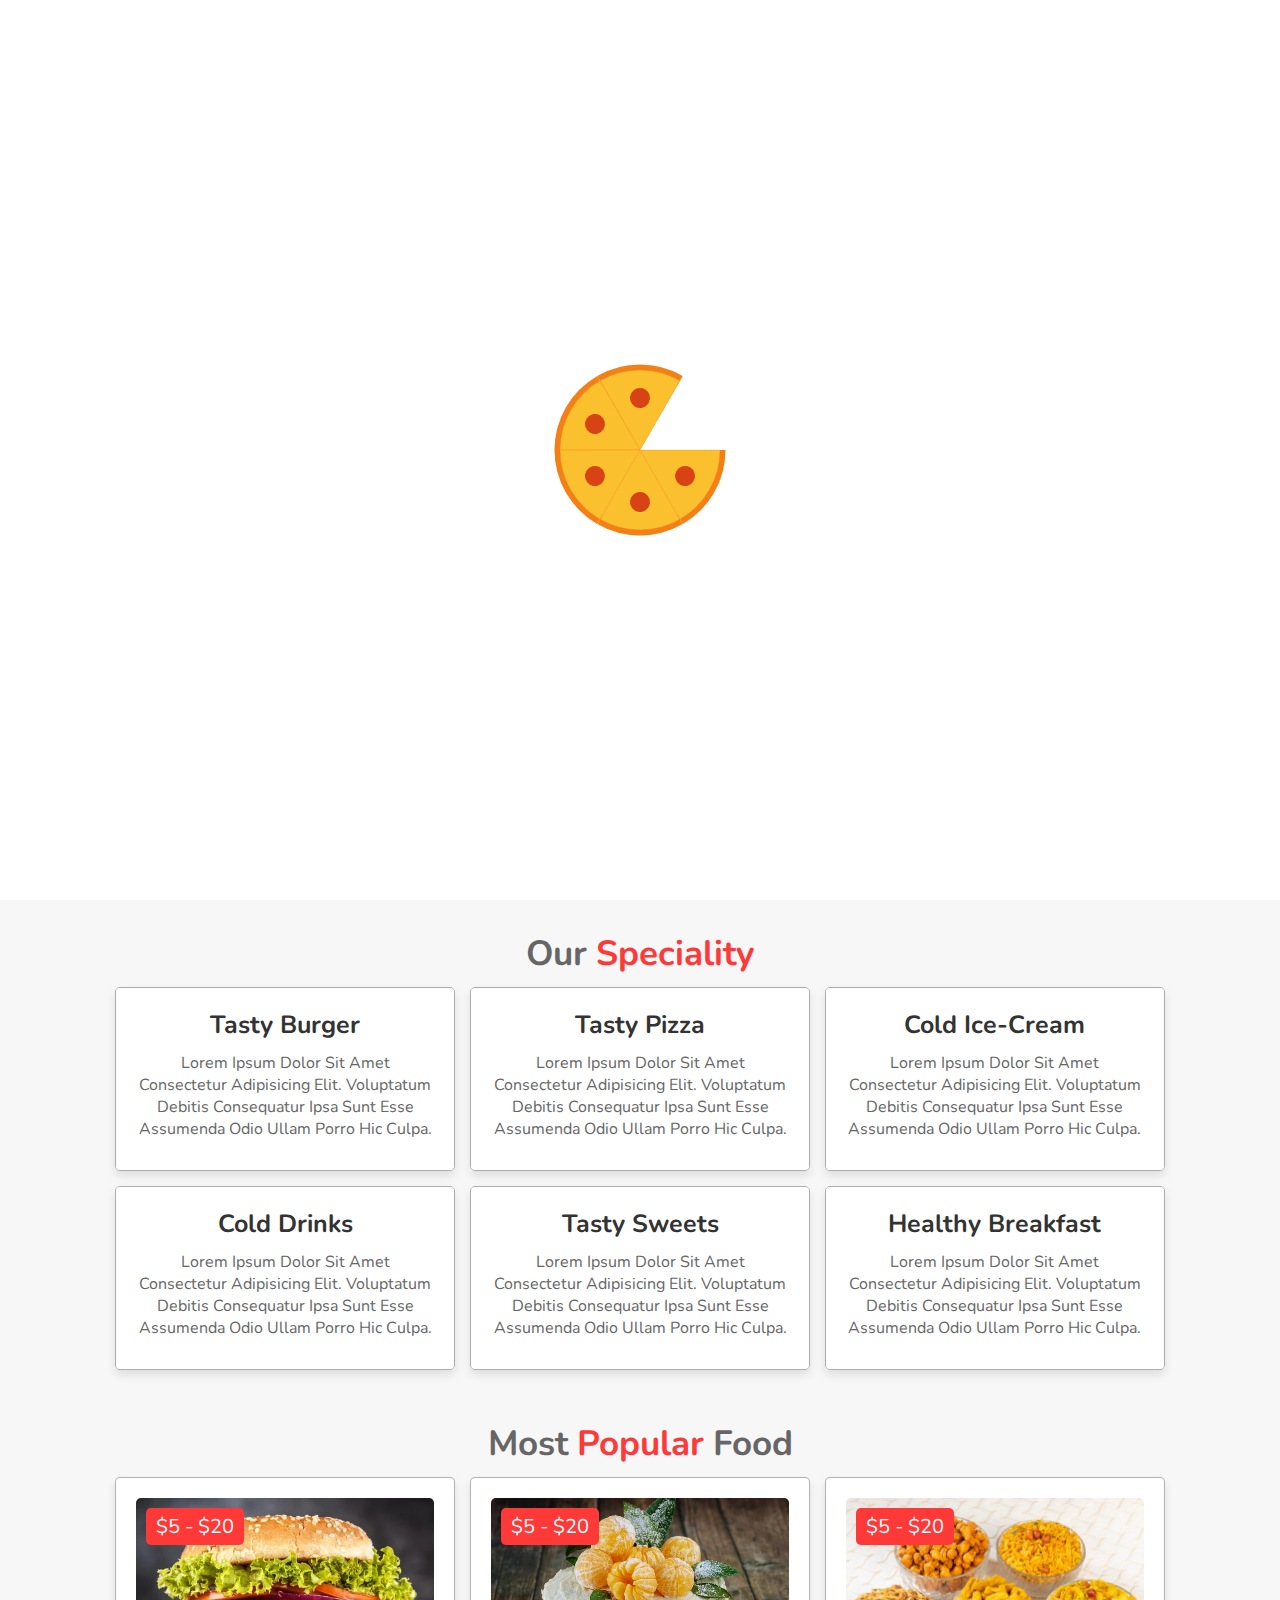
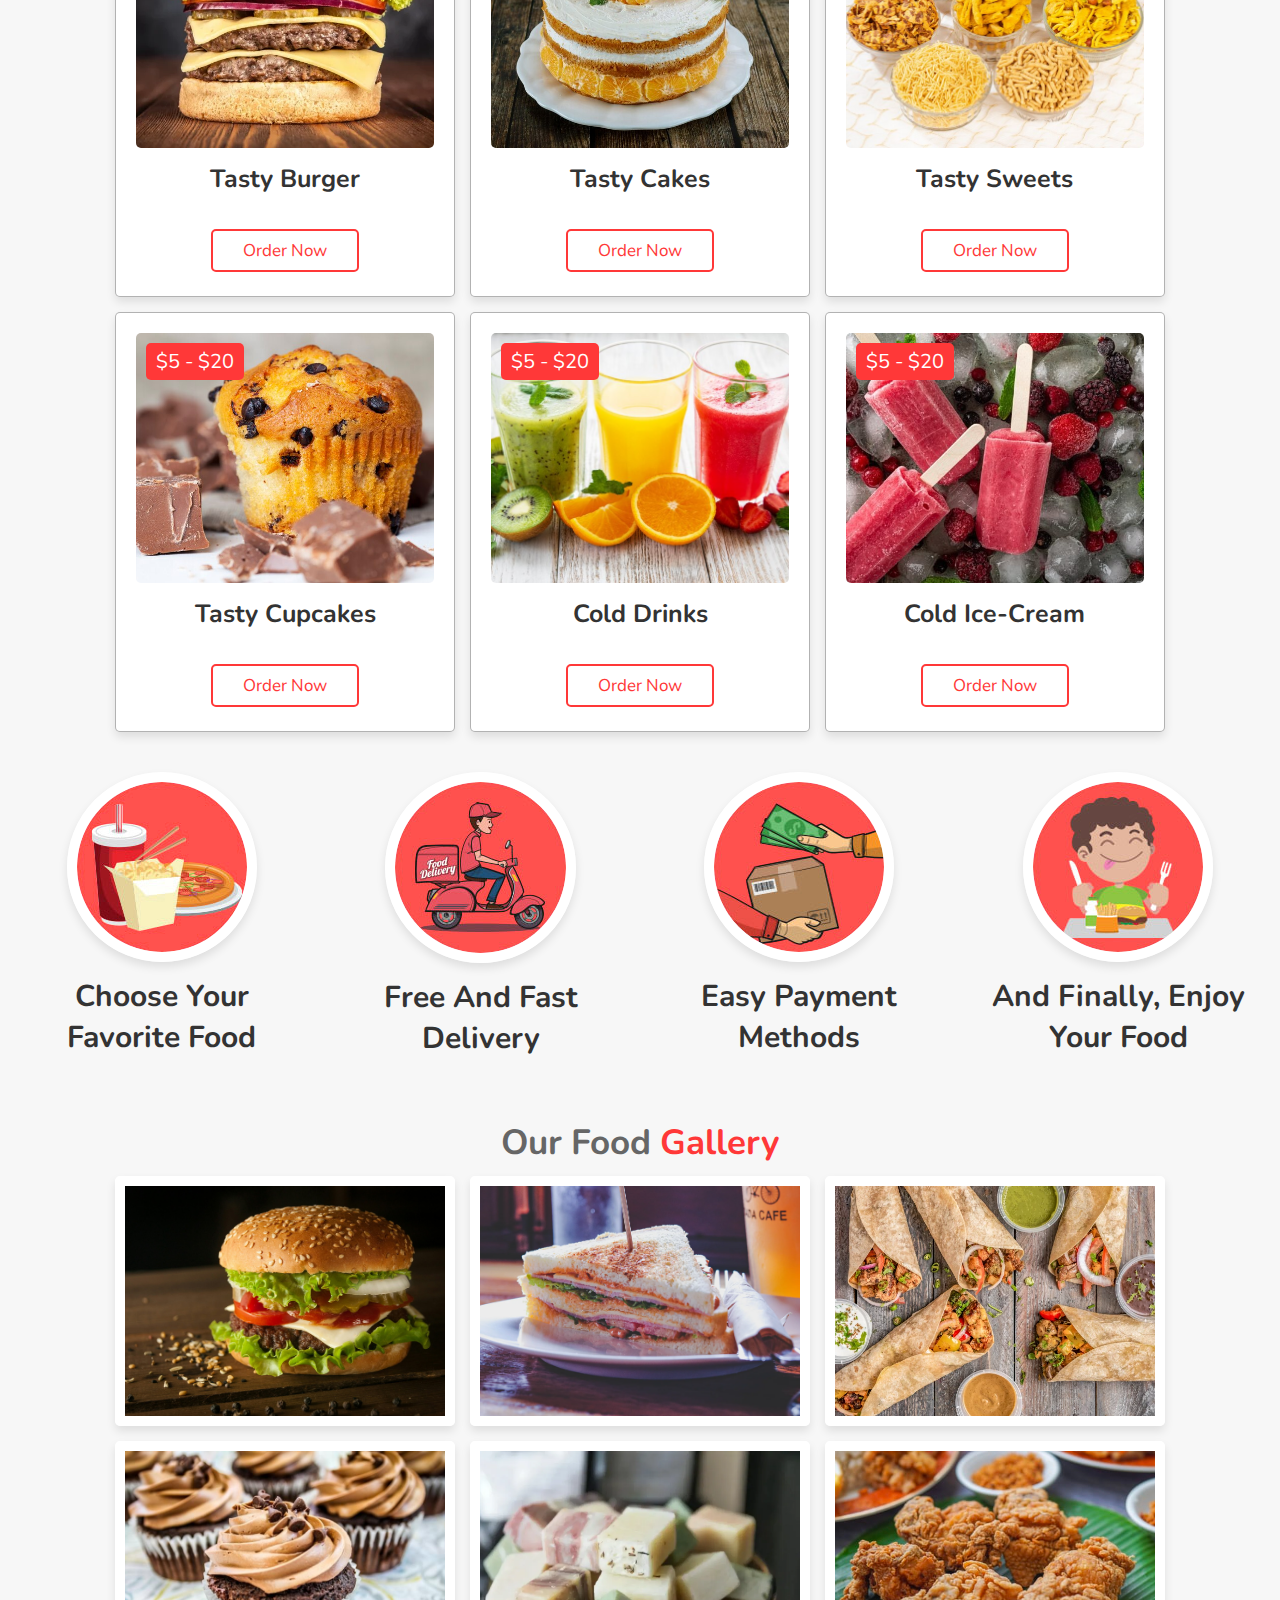
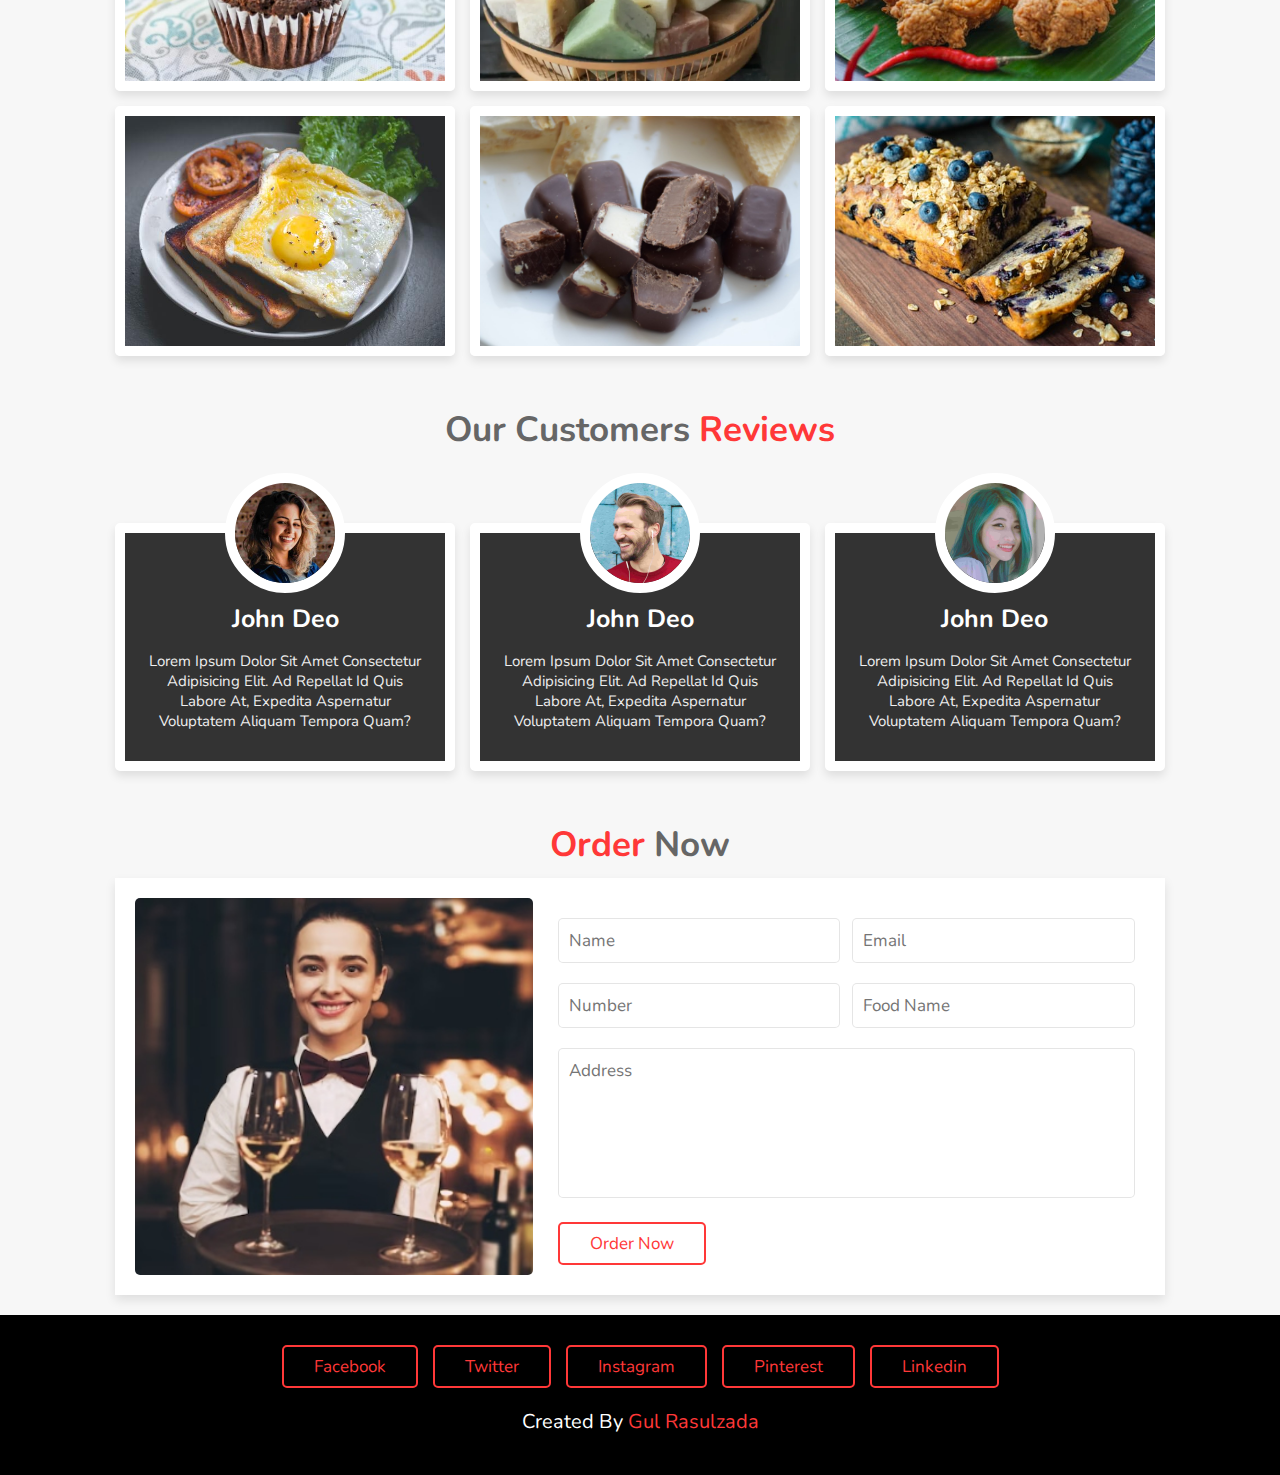
<file: Food/index.htm>
<!DOCTYPE html>
<html lang="en">

<head>
    <meta charset="UTF-8">
    <meta name="viewport" content="width=device-width, initial-scale=1.0">
    <title>Food/Restaurant</title>
    <link rel="stylesheet" href="https://cdnjs.cloudflare.com/ajax/libs/font-awesome/6.6.0/css/all.min.css"
        integrity="sha512-Kc323vGBEqzTmouAECnVceyQqyqdsSiqLQISBL29aUW4U/M7pSPA/gEUZQqv1cwx4OnYxTxve5UMg5GT6L4JJg==" crossorigin="anonymous"
        referrerpolicy="no-referrer" />
    <link rel="stylesheet" href="css/style.css">
</head>

<body>
    <header>
        <a href="#" class="logo"><i class="fas fa-utensils"></i>food</a>
        <div id="menu-bar" class="fas fa-bars"></div>
        <nav class="navbar">
            <a href="#home">home</a>
            <a href="#speciality">speciality</a>
            <a href="#popular">popular</a>
            <a href="#gallery">gallery</a>
            <a href="#review">review</a>
            <a href="#order">order</a>
        </nav>
    </header>
    <section class="home" id="home">
        <div class="content">
            <h3>food made with love</h3>
            <p>Lorem ipsum dolor sit amet consectetur, adipisicing elit. Nisi adipisci consequatur ab nulla exercitationem illo eum, tempora facilis
                perspiciatis corporis esse expedita voluptatibus magni, accusantium consectetur sint distinctio odio praesentium.</p>
            <a href="#" class="btn">order now</a>
        </div>
        <div class="image">
            <img src="images/new-burger-promo.png" alt="Burger">
        </div>
    </section>
    <section id="speciality" class="speciality">
        <h1 class="heading">our <span>speciality</span></h1>
        <div class="box-container">
            <div class="box">
                <img class="image" src="images/1.png" alt="">
                <div class="content">
                    <i class="fa-solid fa-burger"></i>
                    <h3>tasty burger</h3>
                    <p>Lorem ipsum dolor sit amet consectetur adipisicing elit. Voluptatum debitis consequatur ipsa sunt esse assumenda odio ullam
                        porro hic culpa.</p>
                </div>
            </div>
            <div class="box">
                <img class="image" src="images/2.jpg" alt="">
                <div class="content">
                    <i class="fa-solid fa-pizza-slice"></i>
                    <h3>tasty pizza</h3>
                    <p>Lorem ipsum dolor sit amet consectetur adipisicing elit. Voluptatum debitis consequatur ipsa sunt esse assumenda odio ullam
                        porro hic culpa.</p>
                </div>
            </div>
            <div class="box">
                <img class="image" src="images/3.jpg" alt="">
                <div class="content">
                    <i class="fa-solid fa-ice-cream"></i>
                    <h3>cold ice-cream</h3>
                    <p>Lorem ipsum dolor sit amet consectetur adipisicing elit. Voluptatum debitis consequatur ipsa sunt esse assumenda odio ullam
                        porro hic culpa.</p>
                </div>
            </div>
            <div class="box">
                <img class="image" src="images/4.jpg" alt="">
                <div class="content">
                    <i class="fa-solid fa-martini-glass-citrus"></i>
                    <h3>cold drinks</h3>
                    <p>Lorem ipsum dolor sit amet consectetur adipisicing elit. Voluptatum debitis consequatur ipsa sunt esse assumenda odio ullam
                        porro hic culpa.</p>
                </div>
            </div>
            <div class="box">
                <img class="image" src="images/5.jpg" alt="">
                <div class="content">
                    <i class="fa-solid fa-cake-candles"></i>
                    <h3>tasty sweets</h3>
                    <p>Lorem ipsum dolor sit amet consectetur adipisicing elit. Voluptatum debitis consequatur ipsa sunt esse assumenda odio ullam
                        porro hic culpa.</p>
                </div>
            </div>
            <div class="box">
                <img class="image" src="images/6.jpg" alt="">
                <div class="content">
                    <i class="fa-solid fa-mug-hot"></i>
                    <h3>Healthy breakfast</h3>
                    <p>Lorem ipsum dolor sit amet consectetur adipisicing elit. Voluptatum debitis consequatur ipsa sunt esse assumenda odio ullam
                        porro hic culpa.</p>
                </div>
            </div>
        </div>
    </section>
    <section class="popular" id="popular">
        <h1 class="heading">most <span>popular</span> food</h1>
        <div class="box-container">
            <div class="box">
                <span class="price">$5 - $20</span>
                <img src="images/img-1.webp" alt="">
                <h3>tasty burger</h3>
                <div class="stars">
                    <i class="fas fa-star"></i>
                    <i class="fas fa-star"></i>
                    <i class="fas fa-star"></i>
                    <i class="fas fa-star"></i>
                    <i class="far fa-star"></i>
                </div>
                <a href="#" class="btn">order now</a>
            </div>
            <div class="box">
                <span class="price">$5 - $20</span>
                <img src="images/img-2.jpg" alt="">
                <h3>tasty cakes</h3>
                <div class="stars">
                    <i class="fas fa-star"></i>
                    <i class="fas fa-star"></i>
                    <i class="fas fa-star"></i>
                    <i class="fas fa-star"></i>
                    <i class="far fa-star"></i>
                </div>
                <a href="#" class="btn">order now</a>
            </div>
            <div class="box">
                <span class="price">$5 - $20</span>
                <img src="images/img-3.jpg" alt="">
                <h3>tasty sweets</h3>
                <div class="stars">
                    <i class="fas fa-star"></i>
                    <i class="fas fa-star"></i>
                    <i class="fas fa-star"></i>
                    <i class="fas fa-star"></i>
                    <i class="far fa-star"></i>
                </div>
                <a href="#" class="btn">order now</a>
            </div>
            <div class="box">
                <span class="price">$5 - $20</span>
                <img src="images/img-4.jpg" alt="">
                <h3>tasty cupcakes</h3>
                <div class="stars">
                    <i class="fas fa-star"></i>
                    <i class="fas fa-star"></i>
                    <i class="fas fa-star"></i>
                    <i class="fas fa-star"></i>
                    <i class="far fa-star"></i>
                </div>
                <a href="#" class="btn">order now</a>
            </div>
            <div class="box">
                <span class="price">$5 - $20</span>
                <img src="images/img-5.jpg" alt="">
                <h3>cold drinks</h3>
                <div class="stars">
                    <i class="fas fa-star"></i>
                    <i class="fas fa-star"></i>
                    <i class="fas fa-star"></i>
                    <i class="fas fa-star"></i>
                    <i class="far fa-star"></i>
                </div>
                <a href="#" class="btn">order now</a>
            </div>
            <div class="box">
                <span class="price">$5 - $20</span>
                <img src="images/img-6.jpg" alt="">
                <h3>cold ice-cream</h3>
                <div class="stars">
                    <i class="fas fa-star"></i>
                    <i class="fas fa-star"></i>
                    <i class="fas fa-star"></i>
                    <i class="fas fa-star"></i>
                    <i class="far fa-star"></i>
                </div>
                <a href="#" class="btn">order now</a>
            </div>
        </div>
    </section>
    <section class="steps">
        <div class="box">
            <img src="images/step-1.jpg" alt="">
            <h3>choose your favorite food</h3>
        </div>
        <div class="box">
            <img src="images/step-2.jpg" alt="">
            <h3>free and fast delivery</h3>
        </div>
        <div class="box">
            <img src="images/step-3.jpg" alt="">
            <h3>easy payment methods</h3>
        </div>
        <div class="box">
            <img src="images/step-4.jpg" alt="">
            <h3>and finally, enjoy your food</h3>
        </div>
    </section>
    <section class="gallery" id="gallery">
        <h1 class="heading">our food <span>gallery</span></h1>
        <div class="box-container">
            <div class="box">
                <img src="images/g-1.jpg" alt="">
                <div class="content">
                    <h3>tasty food</h3>
                    <p>Lorem ipsum dolor sit, amet consectetur adipisicing elit. Nulla, doloribus?</p>
                    <a href="#" class="btn">order now</a>
                </div>
            </div>
            <div class="box">
                <img src="images/g-2.webp" alt="">
                <div class="content">
                    <h3>tasty food</h3>
                    <p>Lorem ipsum dolor sit, amet consectetur adipisicing elit. Nulla, doloribus?</p>
                    <a href="#" class="btn">order now</a>
                </div>
            </div>
            <div class="box">
                <img src="images/g-3.webp" alt="">
                <div class="content">
                    <h3>tasty food</h3>
                    <p>Lorem ipsum dolor sit, amet consectetur adipisicing elit. Nulla, doloribus?</p>
                    <a href="#" class="btn">order now</a>
                </div>
            </div>
            <div class="box">
                <img src="images/g-4.jpg" alt="">
                <div class="content">
                    <h3>tasty food</h3>
                    <p>Lorem ipsum dolor sit, amet consectetur adipisicing elit. Nulla, doloribus?</p>
                    <a href="#" class="btn">order now</a>
                </div>
            </div>
            <div class="box">
                <img src="images/g-5.webp" alt="">
                <div class="content">
                    <h3>tasty food</h3>
                    <p>Lorem ipsum dolor sit, amet consectetur adipisicing elit. Nulla, doloribus?</p>
                    <a href="#" class="btn">order now</a>
                </div>
            </div>
            <div class="box">
                <img src="images/g-6.jpg" alt="">
                <div class="content">
                    <h3>tasty food</h3>
                    <p>Lorem ipsum dolor sit, amet consectetur adipisicing elit. Nulla, doloribus?</p>
                    <a href="#" class="btn">order now</a>
                </div>
            </div>
            <div class="box">
                <img src="images/g-7.jpg" alt="">
                <div class="content">
                    <h3>tasty food</h3>
                    <p>Lorem ipsum dolor sit, amet consectetur adipisicing elit. Nulla, doloribus?</p>
                    <a href="#" class="btn">order now</a>
                </div>
            </div>
            <div class="box">
                <img src="images/g-8.jpg" alt="">
                <div class="content">
                    <h3>tasty food</h3>
                    <p>Lorem ipsum dolor sit, amet consectetur adipisicing elit. Nulla, doloribus?</p>
                    <a href="#" class="btn">order now</a>
                </div>
            </div>
            <div class="box">
                <img src="images/g-9.jpg" alt="">
                <div class="content">
                    <h3>tasty food</h3>
                    <p>Lorem ipsum dolor sit, amet consectetur adipisicing elit. Nulla, doloribus?</p>
                    <a href="#" class="btn">order now</a>
                </div>
            </div>
        </div>
    </section>
    <section class="review" id="review">
        <h1 class="heading">our customers <span>reviews</span></h1>
        <div class="box-container">
            <div class="box">
                <img src="images/r-1.jpg" alt="">
                <h3>john deo</h3>
                <div class="stars">
                    <i class="fas fa-star"></i>
                    <i class="fas fa-star"></i>
                    <i class="fas fa-star"></i>
                    <i class="fas fa-star"></i>
                    <i class="far fa-star"></i>
                </div>
                <p>Lorem ipsum dolor sit amet consectetur adipisicing elit. Ad repellat id quis labore at, expedita aspernatur voluptatem aliquam
                    tempora quam?</p>
            </div>
            <div class="box">
                <img src="images/r-2.png" alt="">
                <h3>john deo</h3>
                <div class="stars">
                    <i class="fas fa-star"></i>
                    <i class="fas fa-star"></i>
                    <i class="fas fa-star"></i>
                    <i class="fas fa-star"></i>
                    <i class="far fa-star"></i>
                </div>
                <p>Lorem ipsum dolor sit amet consectetur adipisicing elit. Ad repellat id quis labore at, expedita aspernatur voluptatem aliquam
                    tempora quam?</p>
            </div>
            <div class="box">
                <img src="images/r-3.png" alt="">
                <h3>john deo</h3>
                <div class="stars">
                    <i class="fas fa-star"></i>
                    <i class="fas fa-star"></i>
                    <i class="fas fa-star"></i>
                    <i class="fas fa-star"></i>
                    <i class="far fa-star"></i>
                </div>
                <p>Lorem ipsum dolor sit amet consectetur adipisicing elit. Ad repellat id quis labore at, expedita aspernatur voluptatem aliquam
                    tempora quam?</p>
            </div>
        </div>
    </section>
    <section class="order" id="order">
        <h1 class="heading"><span>order</span> now</h1>
        <div class="row">
            <div class="image">
                <img src="images/o-1.jpg" alt="">
            </div>
            <form action="">
                <div class="inputBox">
                    <input type="text" placeholder="name">
                    <input type="email" placeholder="email">
                </div>
                <div class="inputBox">
                    <input type="number" placeholder="number">
                    <input type="text" placeholder="food name">
                </div>
                <textarea name="" id="" placeholder="address" cols="30" rows="10"></textarea>
                <input type="submit" value="order now" class="btn">
            </form>
        </div>
    </section>
    <footer>
        <div class="share">
            <a href="#" class="btn">facebook</a>
            <a href="#" class="btn">twitter</a>
            <a href="#" class="btn">instagram</a>
            <a href="#" class="btn">pinterest</a>
            <a href="#" class="btn">linkedin</a>
        </div>
        <h1 class="credit">created by <span> gul rasulzada</span></h1>
    </footer>
    <a href="#home" class="fas fa-angle-up" id="scroll-top"></a>
    <div class="loader-container">
        <img src="images/loader.gif" alt="">
    </div>
    <script src="js/script.js"></script>
</body>

</html>
</file>
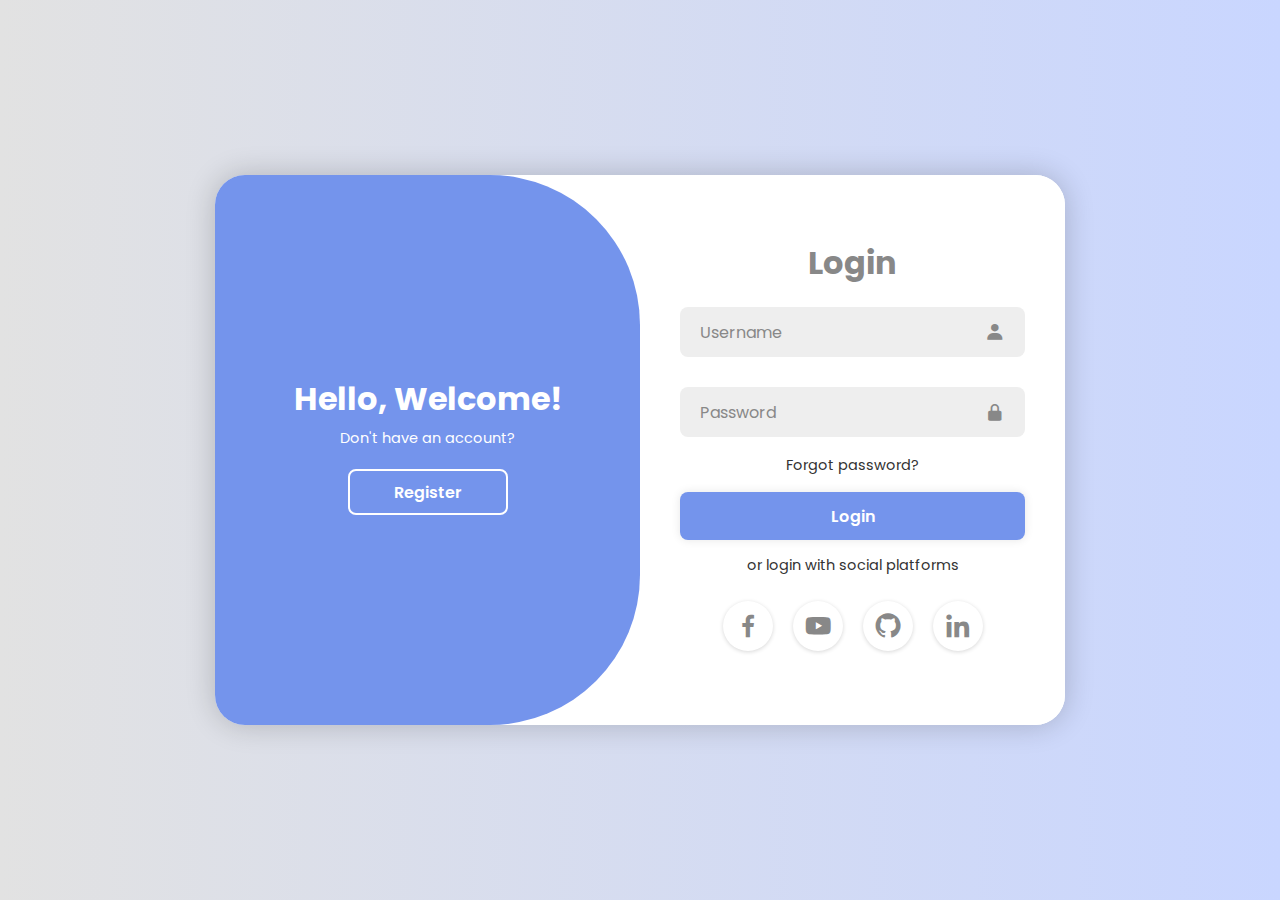
<file: LoginRegistration/index.html>
<!DOCTYPE html>
<html lang="en">

<head>
    <meta charset="UTF-8">
    <meta name="viewport" content="width=device-width, initial-scale=1.0">
    <title>Login / Registration</title>
    <link href='https://unpkg.com/boxicons@2.1.4/css/boxicons.min.css' rel='stylesheet'>
    <link rel="stylesheet" href="style.css">
</head>

<body>
    <div class="container">
        <div class="form_box login">
            <form action="">
                <h1>Login</h1>
                <div class="input_box">
                    <span class="icon">
                        <i class='bx bxs-user'></i>
                    </span>
                    <input type="text" required>
                    <label>Username</label>
                </div>
                <div class="input_box">
                    <span class="icon">
                        <i class='bx bxs-lock-alt'></i>
                    </span>
                    <input type="password" required>
                    <label>Password</label>
                </div>
                <div class="forgot_link">
                    <a href="">Forgot password?</a>
                </div>
                <button type="submit" class="btn">Login</button>
                <p>or login with social platforms</p>
                <div class="social_icons">
                    <ul>
                        <li><a href=""><i class='bx bxl-facebook'></i></a></li>
                        <li><a href=""><i class='bx bxl-youtube'></i></a></li>
                        <li><a href=""><i class='bx bxl-github'></i></a></li>
                        <li><a href=""><i class='bx bxl-linkedin'></i></a></li>
                    </ul>
                </div>
            </form>
        </div>

        <div class="form_box register">
            <form action="">
                <h1>Registration</h1>
                <div class="input_box">
                    <span class="icon">
                        <i class='bx bxs-user'></i>
                    </span>
                    <input type="text" required>
                    <label>Username</label>
                </div>
                <div class="input_box">
                    <span class="icon">
                        <i class='bx bxs-envelope'></i>
                    </span>
                    <input type="email" required>
                    <label>Email</label>
                </div>
                <div class="input_box">
                    <span class="icon">
                        <i class='bx bxs-lock-alt'></i>
                    </span>
                    <input type="password" required>
                    <label>Password</label>
                </div>
                <button type="submit" class="btn">Register</button>
                <p>or register with social platform</p>
                <div class="social_icons">
                    <ul>
                        <li><a href=""><i class='bx bxl-facebook'></i></a></li>
                        <li><a href=""><i class='bx bxl-youtube'></i></a></li>
                        <li><a href=""><i class='bx bxl-github'></i></a></li>
                        <li><a href=""><i class='bx bxl-linkedin'></i></a></li>
                    </ul>
                </div>
            </form>
        </div>
        <div class="toggle_box">
            <div class="toggle_panel toggle_left">
                <h1>Hello, Welcome!</h1>
                <p>Don't have an account?</p>
                <button class="btn register_btn">Register</button>
            </div>
            <div class="toggle_panel toggle_right">
                <h1>Welcome Back!</h1>
                <p>Already have an account?</p>
                <button class="btn login_btn">Login</button>
            </div>
        </div>
    </div>
    <script src="script.js"></script>
</body>

</html>
</file>
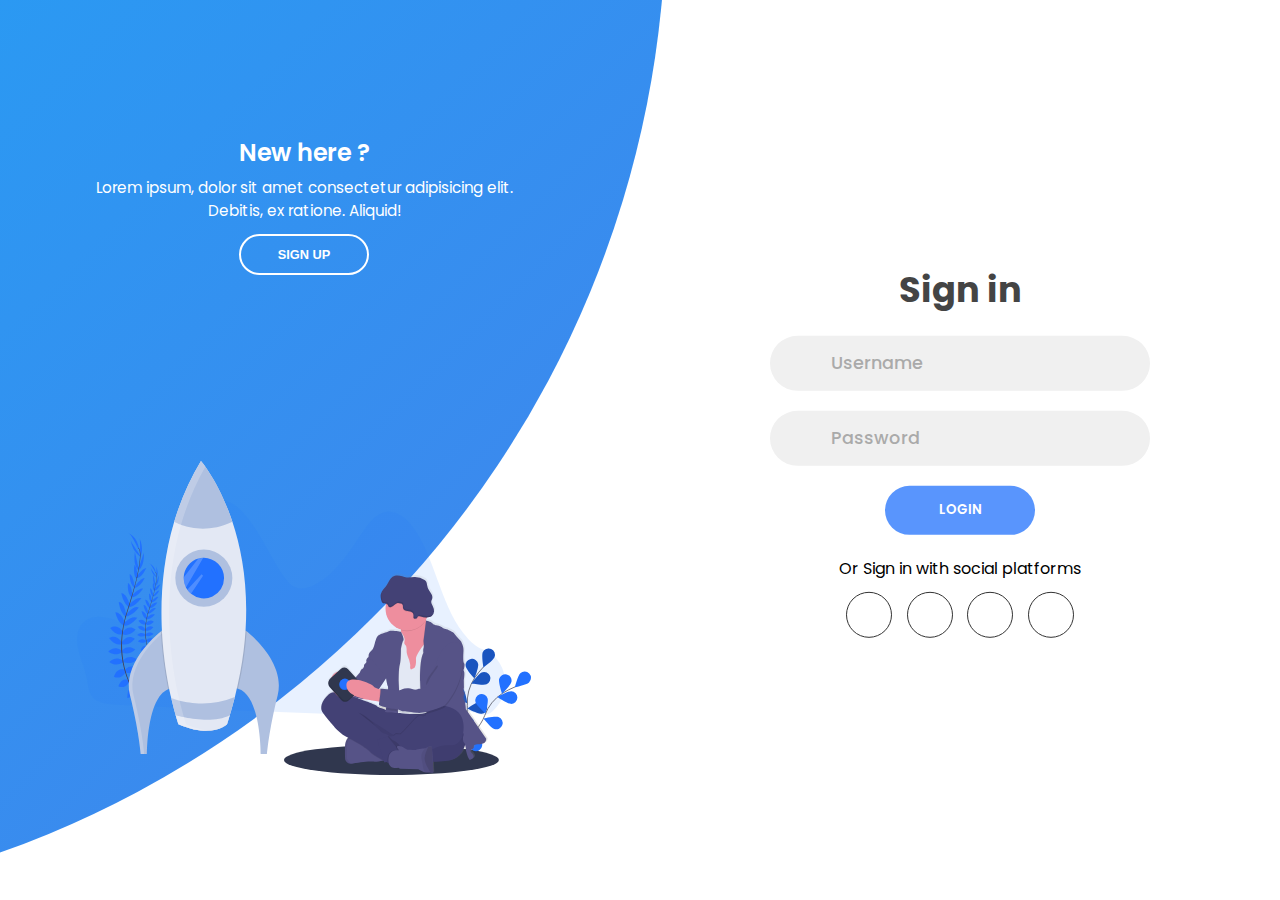
<file: SignIn_SignUp/index.html>
<!DOCTYPE html>
<html lang="en">
  <head>
    <meta charset="UTF-8" />
    <meta name="viewport" content="width=device-width, initial-scale=1.0" />
    <link
      rel="stylesheet"
      href="https://cdnjs.cloudflare.com/ajax/libs/font-awesome/6.6.0/css/all.min.css"
      integrity="sha512-Kc323vGBEqzTmouAECnVceyQqyqdsSiqLQISBL29aUW4U/M7pSPA/gEUZQqv1cwx4OnYxTxve5UMg5GT6L4JJg=="
      crossorigin="anonymous"
      referrerpolicy="no-referrer"
    />
    <link rel="stylesheet" href="style.css" />
    <title>Sign in & Sign up Form</title>
  </head>

  <body>
    <div class="container">
      <div class="forms_container">
        <div class="signin_signup">
          <form action="#" class="sign_in_form">
            <h2 class="title">Sign in</h2>
            <div class="input_field">
              <i class="fas fa-user"></i>
              <input type="text" placeholder="Username" />
            </div>
            <div class="input_field">
              <i class="fas fa-lock"></i>
              <input type="password" placeholder="Password" />
            </div>
            <input type="submit" value="Login" class="btn" />
            <p class="social_text">Or Sign in with social platforms</p>
            <div class="social_media">
              <a href="#" class="social_icon"
                ><i class="fab fa-facebook-f"></i
              ></a>
              <a href="#" class="social_icon"><i class="fab fa-twitter"></i></a>
              <a href="#" class="social_icon"><i class="fab fa-google"></i></a>
              <a href="#" class="social_icon"
                ><i class="fab fa-linkedin-in"></i
              ></a>
            </div>
          </form>
          <form action="#" class="sign_up_form">
            <h2 class="title">Sign up</h2>
            <div class="input_field">
              <i class="fas fa-user"></i>
              <input type="text" placeholder="Username" />
            </div>
            <div class="input_field">
              <i class="fas fa-envelope"></i>
              <input type="email" placeholder="Email" />
            </div>
            <div class="input_field">
              <i class="fas fa-lock"></i>
              <input type="password" placeholder="Password" />
            </div>
            <input type="submit" class="btn" value="Sign up" />
            <p class="social_text">Or Sign up with social platforms</p>
            <div class="social_media">
              <a href="#" class="social_icon"
                ><i class="fab fa-facebook-f"></i
              ></a>
              <a href="#" class="social_icon"><i class="fab fa-twitter"></i></a>
              <a href="#" class="social_icon"><i class="fab fa-google"></i></a>
              <a href="#" class="social_icon"
                ><i class="fab fa-linkedin-in"></i
              ></a>
            </div>
          </form>
        </div>
      </div>

      <div class="panels_container">
        <div class="panel left_panel">
          <div class="content">
            <h3>New here ?</h3>
            <p>
              Lorem ipsum, dolor sit amet consectetur adipisicing elit. Debitis,
              ex ratione. Aliquid!
            </p>
            <button class="btn transparent" id="sign_up_btn">Sign up</button>
          </div>
          <img src="image/log.svg" class="image" alt="Login" />
        </div>
        <div class="panel right_panel">
          <div class="content">
            <h3>One of us ?</h3>
            <p>
              Lorem ipsum dolor sit amet consectetur adipisicing elit. Nostrum
              laboriosam ad deleniti.
            </p>
            <button class="btn transparent" id="sign_in_btn">Sign in</button>
          </div>
          <img src="image/register.svg" class="image" alt="Register" />
        </div>
      </div>
    </div>
    <script src="script.js"></script>
  </body>
</html>
</file>
<file: Food/css/style.css>
@import url('https://fonts.googleapis.com/css2?family=Nunito:ital,wght@0,200..1000;1,200..1000&display=swap');
:root {
  --red: #ff3838;
}

* {
  font-family: 'Nunito', sans-serif;
  margin: 0;
  padding: 0;
  box-sizing: border-box;
  text-decoration: none;
  list-style: none;
  outline: none;
  text-transform: capitalize;
  transition: all 0.2s linear;
}

*::selection {
  background: var(--red);
  color: #fff;
}

html {
  font-size: 62.5%;
  overflow-x: hidden;
  scroll-behavior: smooth;
  scroll-padding-top: 6rem;
}

body {
  background: #f7f7f7;
}

section {
  padding: 2rem 9%;
}

.heading {
  text-align: center;
  font-size: 3.5rem;
  padding: 1rem;
  color: #666;
}

.heading span {
  color: var(--red);
}

.btn {
  display: inline-block;
  padding: 0.8rem 3rem;
  border: 0.2rem solid var(--red);
  color: var(--red);
  cursor: pointer;
  font-size: 1.7rem;
  border-radius: 0.5rem;
  position: relative;
  overflow: hidden;
  z-index: 0;
  margin-top: 1rem;
}

.btn::before {
  content: '';
  position: absolute;
  top: 0;
  right: 0;
  width: 0%;
  height: 100%;
  background: var(--red);
  transition: 0.3s linear;
  z-index: -1;
}

.btn:hover::before {
  width: 100%;
  left: 0;
}

.btn:hover {
  color: #fff;
}

header {
  position: fixed;
  top: 0;
  left: 0;
  right: 0;
  z-index: 1000;
  display: flex;
  justify-content: space-between;
  align-items: center;
  background: #fff;
  padding: 2rem 9%;
  box-shadow: 0 0.5rem 1rem rgba(0, 0, 0, 0.1);
}

header .logo {
  font-size: 2.5rem;
  font-weight: bolder;
  color: #666;
}

header .logo i {
  padding-right: 0.5rem;
  color: var(--red);
}

header .navbar a {
  font-size: 2rem;
  margin-left: 2rem;
  color: #666;
}

header .navbar a:hover {
  color: var(--red);
}

#menu-bar {
  font-size: 3rem;
  cursor: pointer;
  color: #333;
  border: 0.1rem solid #333;
  border-radius: 0.3rem;
  padding: 0.5rem 1.5rem;
  display: none;
}

.home {
  display: flex;
  flex-wrap: wrap;
  gap: 1.5rem;
  min-height: 100vh;
  align-items: center;
  background: url('') no-repeat center/cover;
}

.home .content {
  flex: 1 1 40rem;
  padding-top: 6.5rem;
}

.home .image {
  flex: 1 1 40rem;
}

.home .image img {
  width: 100%;
  padding: 1rem;
  animation: float 3s linear infinite;
}

.home .content h3 {
  font-size: 5rem;
  color: #333;
}

.home .content p {
  font-size: 1.7rem;
  color: #666;
  padding: 1rem 0;
}

.speciality .box-container {
  display: flex;
  flex-wrap: wrap;
  gap: 1.5rem;
}

.speciality .box-container .box {
  flex: 1 1 30rem;
  position: relative;
  overflow: hidden;
  box-shadow: 0 0.5rem 1rem rgba(0, 0, 0, 0.1);
  border: 0.1rem solid rgba(0, 0, 0, 0.3);
  cursor: pointer;
  border-radius: 0.5rem;
}

.speciality .box-container .box .image {
  width: 100%;
  height: 100%;
  object-fit: cover;
  position: absolute;
  top: -100%;
  left: 0;
}

.speciality .box-container .box:hover .image {
  top: 0;
}

.speciality .box-container .box:hover .content {
  transform: translateY(100%);
}

.speciality .box-container .box .content {
  text-align: center;
  background: #fff;
  padding: 2rem;
}

.speciality .box-container .box .content i {
  font-size: 6rem;
  margin: 1.5rem 0;
  color: var(--red);
}

.speciality .box-container .box .content h3 {
  font-size: 2.5rem;
  color: #333;
}

.speciality .box-container .box .content p {
  font-size: 1.6rem;
  color: #666;
  padding: 1rem 0;
}

.popular .box-container {
  display: flex;
  flex-wrap: wrap;
  gap: 1.5rem;
}

.popular .box-container .box {
  padding: 2rem;
  background: #fff;
  box-shadow: 0 0.5rem 1rem rgba(0, 0, 0, 0.1);
  border: 0.1rem solid rgba(0, 0, 0, 0.3);
  border-radius: 0.5rem;
  text-align: center;
  flex: 1 1 30rem;
  position: relative;
}

.popular .box-container .box img {
  height: 25rem;
  object-fit: cover;
  width: 100%;
  border-radius: 0.5rem;
}

.popular .box-container .box .price {
  position: absolute;
  top: 3rem;
  left: 3rem;
  background: var(--red);
  color: #fff;
  font-size: 2rem;
  padding: 0.5rem 1rem;
  border-radius: 0.5rem;
}

.popular .box-container .box h3 {
  color: #333;
  font-size: 2.5rem;
  padding-top: 1rem;
}

.popular .box-container .box .stars i {
  color: gold;
  font-size: 1.7rem;
  padding: 1rem 0.1rem;
}

.steps {
  display: flex;
  flex-wrap: wrap;
  gap: 1.5rem;
  padding: 1rem;
}

.steps .box {
  flex: 1 1 25rem;
  padding: 1rem;
  text-align: center;
}

.steps .box img {
  border-radius: 50%;
  border: 1rem solid #fff;
  box-shadow: 0 0.5rem 1rem rgba(0, 0, 0, 0.1);
}

.steps .box h3 {
  font-size: 3rem;
  color: #333;
  padding: 1rem;
}

.gallery .box-container {
  display: flex;
  flex-wrap: wrap;
  gap: 1.5rem;
}

.gallery .box-container .box {
  height: 25rem;
  flex: 1 1 30rem;
  border: 1rem solid #fff;
  box-shadow: 0 0.5rem 1rem rgba(0, 0, 0, 0.1);
  border-radius: 0.5rem;
  overflow: hidden;
  position: relative;
}

.gallery .box-container .box img {
  width: 100%;
  height: 100%;
  object-fit: cover;
}

.gallery .box-container .box .content {
  position: absolute;
  top: -100%;
  left: 0;
  width: 100%;
  height: 100%;
  background: rgba(255, 255, 255, 0.9);
  padding: 2rem;
  padding-top: 5rem;
  text-align: center;
}

.gallery .box-container .box .content h3 {
  font-size: 2.5rem;
  color: #333;
}

.gallery .box-container .box .content p {
  font-size: 1.5rem;
  color: #666;
  padding: 1rem 0;
}

.gallery .box-container .box:hover .content {
  top: 0;
}

.review .box-container {
  display: flex;
  flex-wrap: wrap;
  gap: 1.5rem;
}

.review .box-container .box {
  text-align: center;
  padding: 2rem;
  border: 1rem solid #fff;
  box-shadow: 0 0.5rem 1rem rgba(0, 0, 0, 0.1);
  border-radius: 0.5rem;
  flex: 1 1 30rem;
  background: #333;
  margin-top: 6rem;
}

.review .box-container .box img {
  width: 12rem;
  height: 12rem;
  object-fit: cover;
  border-radius: 50%;
  border: 1rem solid #fff;
  margin-top: -8rem;
}

.review .box-container .box h3 {
  font-size: 2.5rem;
  color: #fff;
  padding: 0.5rem 0;
}

.review .box-container .box .stars i {
  font-size: 2rem;
  color: var(--red);
  padding: 0.5rem 0;
}

.review .box-container .box p {
  font-size: 1.5rem;
  color: #eee;
  padding: 1rem 0;
}

.order .row {
  padding: 2rem;
  box-shadow: 0 0.5rem 1rem rgba(0, 0, 0, 0.1);
  background: #fff;
  display: flex;
  flex-wrap: wrap;
  gap: 1.5rem;
}

.order .row .image {
  flex: 1 1 30rem;
  border-radius: 0.5rem;
}

.order .row .image img {
  width: 100%;
  height: 100%;
  object-fit: cover;
  border-radius: 0.5rem;
}

.order .row form {
  flex: 1 1 50rem;
  padding: 1rem;
}

.order .row form .inputBox {
  display: flex;
  justify-content: space-between;
  flex-wrap: wrap;
}

.order .row form .inputBox input,
.order .row form textarea {
  padding: 1rem;
  margin: 1rem 0;
  font-size: 1.7rem;
  color: #333;
  text-decoration: none;
  border: 0.1rem solid rgba(0, 0, 0, 0.1);
  border-radius: 0.5rem;
  width: 49%;
}

.order .row form textarea {
  width: 100%;
  resize: none;
  height: 15rem;
}

.order .row form .btn {
  background: none;
}

.order .row form .btn:hover {
  background: var(--red);
}

footer {
  background: #000;
  text-align: center;
  padding: 2rem 9%;
}

footer .share {
  display: flex;
  gap: 1.5rem;
  justify-content: center;
  flex-wrap: wrap;
}

footer .credit {
  padding: 2rem 1rem;
  color: #fff;
  font-weight: normal;
  font-size: 2rem;
}

footer .credit span {
  color: var(--red);
}

#scroll-top {
  position: fixed;
  top: -120%;
  right: 2rem;
  padding: 0.5rem 1.5rem;
  font-size: 4rem;
  background: var(--red);
  color: #fff;
  border-radius: 0.5rem;
  transition: 0.5s linear;
  z-index: 1000;
}

#scroll-top.active {
  top: calc(100% - 12rem);
}

.loader-container {
  position: fixed;
  top: 0;
  left: 0;
  z-index: 10000;
  background: #fff;
  display: flex;
  justify-content: center;
  align-items: center;
  width: 100%;
  height: 100%;
}

.loader-container.fade-out {
  top: -120%;
}

@keyframes float {
  0%,
  100% {
    transform: translateY(0);
  }
  50% {
    transform: translateY(3rem);
  }
}

@media (max-width: 991px) {
  html {
    font-size: 55%;
  }
  header {
    padding: 2rem;
  }
  section {
    padding: 2rem;
  }
}

@media (max-width: 768px) {
  #menu-bar {
    display: initial;
  }
  header .navbar {
    position: absolute;
    top: 100%;
    left: 0;
    right: 0;
    background: #f7f7f7;
    border-top: 0.1rem solid rgba(0, 0, 0, 0.1);
    clip-path: polygon(0 0, 100% 0, 100% 0, 0 0);
  }
  header .navbar.active {
    clip-path: polygon(0 0, 100% 0, 100% 100%, 0 100%);
  }
  header .navbar a {
    margin: 1.5rem;
    padding: 1.5rem;
    display: block;
    border: 0.2rem solid rgba(0, 0, 0, 0.1);
    border-left: 0.5rem solid var(--red);
    background: #fff;
  }
}

@media (max-width: 450px) {
  html {
    font-size: 50%;
  }
  .order .row form .inputBox input {
    width: 100%;
  }
}
</file>
<file: LoginRegistration/style.css>
@import url('https://fonts.googleapis.com/css2?family=Poppins:ital,wght@0,100;0,200;0,300;0,400;0,500;0,600;0,700;0,800;0,900;1,100;1,200;1,300;1,400;1,500;1,600;1,700;1,800;1,900&display=swap');
* {
    margin: 0;
    padding: 0;
    box-sizing: border-box;
    font-family: 'Poppins', sans-serif;
}

body {
    display: flex;
    justify-content: center;
    align-items: center;
    min-height: 100vh;
    background: linear-gradient(90deg, #e2e2e2, #c9d6ff);
    font-size: 16px;
}

.container {
    position: relative;
    width: 850px;
    height: 550px;
    background: #fff;
    border-radius: 30px;
    box-shadow: 0 0 30px rgba(0, 0, 0, 0.2);
    overflow: hidden;
    margin: 20px;
}

.form_box {
    position: absolute;
    right: 0;
    width: 50%;
    height: 100%;
    background: #fff;
    display: flex;
    align-items: center;
    color: #333;
    text-align: center;
    padding: 40px;
    z-index: 1;
    transition: 0.6s ease-in-out 1.2s, visibility 0s 1s;
}

form h1 {
    color: #888;
}

.form_box.register {
    visibility: hidden;
}

.container.active .form_box {
    right: 50%;
}

form {
    width: 100%;
}

.container h1 {
    font-size: 2rem;
    margin: -10px 0;
}

.input_box {
    position: relative;
    margin: 30px 0;
}

.input_box label {
    position: absolute;
    top: 50%;
    left: 20px;
    transform: translateY(-50%);
    color: #888;
    font-weight: 400;
    pointer-events: none;
    transition: 0.5s;
}

.input_box input:focus~label,
.input_box input:valid~label {
    top: 20%;
}

.input_box input {
    width: 100%;
    padding: 20px 50px 5px 20px;
    background: #eee;
    border-radius: 8px;
    border: none;
    outline: none;
    font-size: 1rem;
    color: #333;
    font-weight: 500;
}

.input_box input::placeholder {
    color: #888;
    font-weight: 400;
}

.input_box i {
    position: absolute;
    right: 20px;
    top: 50%;
    transform: translateY(-50%);
    font-size: 20px;
    color: #888;
}

.forgot_link {
    margin: -15px 0 15px;
}

.forgot_link a {
    font-size: 14.5px;
    color: #333;
    text-decoration: none;
}

.btn {
    width: 100%;
    height: 48px;
    background: #7494ec;
    border-radius: 8px;
    box-shadow: 0 0 10px rgba(0, 0, 0, 0.1);
    border: none;
    cursor: pointer;
    font-size: 16px;
    color: #fff;
    font-weight: 600;
}

.container p {
    font-size: 14.5px;
    margin: 15px 0;
}

.container.active .form_box.register {
    visibility: visible;
}

.toggle_box {
    position: absolute;
    width: 100%;
    height: 100%;
}

.toggle_box::before {
    content: '';
    position: absolute;
    left: -250%;
    width: 300%;
    height: 100%;
    background: #7494ec;
    border-radius: 150px;
    z-index: 2;
    transition: 1.8s ease-in-out;
}

.container.active .toggle_box::before {
    left: 50%;
}

.toggle_panel {
    position: absolute;
    width: 50%;
    height: 100%;
    display: flex;
    flex-direction: column;
    align-items: center;
    justify-content: center;
    color: #fff;
    z-index: 2;
    transition: 0.6s ease-in-out;
}

.toggle_panel.toggle_left {
    left: 0;
    transition-delay: 1.2s;
}

.container.active .toggle_panel.toggle_left {
    left: -50%;
    transition-delay: 0.6s;
}

.toggle_panel.toggle_right {
    right: -50%;
    transition-delay: 0.6s;
}

.container.active .toggle_panel.toggle_right {
    right: 0;
    transition-delay: 1.2s;
}

.toggle_panel p {
    margin-bottom: 20px;
}

.toggle_panel .btn {
    width: 160px;
    height: 46px;
    background: transparent;
    border: 2px solid #fff;
    box-shadow: none;
}

.social_icons {
    margin-top: 25px;
}

.social_icons ul {
    padding: 0;
    margin: 0;
    display: flex;
    justify-content: center;
}

.social_icons ul li {
    list-style: none;
    margin: 0 10px;
}

.social_icons ul li i {
    color: #888;
    font-size: 30px;
    line-height: 50px;
    transition: 0.5s;
}

.social_icons ul li a:hover i {
    color: #ffffff;
}

.social_icons ul li a {
    position: relative;
    display: block;
    width: 50px;
    height: 50px;
    border-radius: 50%;
    background-color: white;
    text-align: center;
    transition: 0.5s;
    transform: translate(0, 0px);
    box-shadow: rgba(0, 0, 0, 0.16) 0px 1px 4px;
}

.social_icons ul li a:hover {
    transform: rotate(0deg) skew(0deg) translate(0, -10px);
}

.social_icons ul li:nth-child(1) a:hover {
    background-color: #3b5999;
}

.social_icons ul li:nth-child(2) a:hover {
    background-color: #e4405f;
}

.social_icons ul li:nth-child(3) a:hover {
    background-color: #000;
}

.social_icons ul li:nth-child(4) a:hover {
    background-color: #0077b5;
}

@media screen and (max-width: 650px) {
    .container {
        height: calc(100vh - 40px);
    }
    .form_box {
        width: 100%;
        height: 70%;
        bottom: 0;
    }
    .container.active .form_box {
        right: 0;
        bottom: 30%;
    }
    .toggle_box::before {
        left: 0;
        top: -270%;
        width: 100%;
        height: 300%;
        border-radius: 20vw;
    }
    .container.active .toggle_box::before {
        left: 0;
        top: 70%;
    }
    .toggle_panel {
        width: 100%;
        height: 30%;
    }
    .toggle_panel.toggle_left {
        top: 0;
    }
    .container.active .toggle_panel.toggle_left {
        left: 0;
        top: -30%;
    }
    .toggle_panel.toggle_right {
        right: 0;
        bottom: -30%;
    }
    .container.active .toggle_panel.toggle_right {
        bottom: 0;
    }
    .input_box {
        margin: 15px 0;
    }
    .social_icons {
        margin: 0;
    }
}

@media screen and (max-width: 400px) {
    .form_box {
        padding: 20px;
    }
    .toggle_panel h1 {
        font-size: 30px;
    }
}
</file>
<file: SignIn_SignUp/style.css>
@import url('https://fonts.googleapis.com/css2?family=Poppins:wght@200;300;400;500;600;700;800&display=swap');
* {
    margin: 0;
    padding: 0;
    box-sizing: border-box;
}

body,
input,
.container {
    font-family: 'Poppins', sans-serif;
}

.container {
    position: relative;
    width: 100%;
    background-color: #fff;
    min-height: 100vh;
    overflow: hidden;
}

.forms_container {
    position: absolute;
    width: 100%;
    height: 100%;
    top: 0;
    left: 0;
}

.signin_signup {
    position: absolute;
    top: 50%;
    transform: translate(-50%, -50%);
    left: 75%;
    width: 50%;
    transition: 1s 0.7s ease-in-out;
    display: grid;
    grid-template-columns: 1fr;
    z-index: 5;
}

form {
    display: flex;
    align-items: center;
    justify-content: center;
    flex-direction: column;
    padding: 0rem 5rem;
    transition: all 0.2s 0.7s;
    overflow: hidden;
    grid-column: 1 / 2;
    grid-row: 1 / 2;
}

form.sign_up_form {
    opacity: 0;
    z-index: 1;
}

form.sign_in_form {
    z-index: 2;
}

.title {
    font-size: 2.2rem;
    color: #444;
    margin-bottom: 10px;
}

.input_field {
    max-width: 380px;
    width: 100%;
    background-color: #f0f0f0;
    margin: 10px 0;
    height: 55px;
    border-radius: 55px;
    display: grid;
    grid-template-columns: 15% 85%;
    padding: 0 0.4rem;
    position: relative;
}

.input_field i {
    text-align: center;
    line-height: 55px;
    color: #acacac;
    transition: 0.5s;
    font-size: 1.1rem;
}

.input_field input {
    background: none;
    outline: none;
    border: none;
    line-height: 1;
    font-weight: 600;
    font-size: 1.1rem;
    color: #333;
}

.input_field input::placeholder {
    color: #aaa;
    font-weight: 500;
}

.social_text {
    padding: 0.7rem 0;
    font-size: 1rem;
}

.social_media {
    display: flex;
    justify-content: center;
}

.social_icon {
    height: 46px;
    width: 46px;
    display: flex;
    justify-content: center;
    align-items: center;
    margin: 0 0.45rem;
    color: #333;
    border-radius: 50%;
    border: 1px solid #333;
    text-decoration: none;
    font-size: 1.1rem;
    transition: 0.3s;
}

.social_icon:hover {
    color: #4481eb;
    border-color: #4481eb;
}

.btn {
    width: 150px;
    background-color: #5995fd;
    border: none;
    outline: none;
    height: 49px;
    border-radius: 49px;
    color: #fff;
    text-transform: uppercase;
    font-weight: 600;
    margin: 10px 0;
    cursor: pointer;
    transition: 0.5s;
}

.btn:hover {
    background-color: #4d84e2;
}

.panels_container {
    position: absolute;
    height: 100%;
    width: 100%;
    top: 0;
    left: 0;
    display: grid;
    grid-template-columns: repeat(2, 1fr);
}

.container:before {
    content: '';
    position: absolute;
    height: 2000px;
    width: 2000px;
    top: -10%;
    right: 48%;
    transform: translateY(-50%);
    background-image: linear-gradient(-45deg, #4481eb 0%, #04befe 100%);
    transition: 1.8s ease-in-out;
    border-radius: 50%;
    z-index: 6;
}

.image {
    width: 100%;
    transition: transform 1.1s ease-in-out;
    transition-delay: 0.4s;
}

.panel {
    display: flex;
    flex-direction: column;
    align-items: flex-end;
    justify-content: space-around;
    text-align: center;
    z-index: 6;
}

.left_panel {
    pointer-events: all;
    padding: 3rem 17% 2rem 12%;
}

.right_panel {
    pointer-events: none;
    padding: 3rem 12% 2rem 17%;
}

.panel .content {
    color: #fff;
    transition: transform 0.9s ease-in-out;
    transition-delay: 0.6s;
}

.panel h3 {
    font-weight: 600;
    line-height: 1;
    font-size: 1.5rem;
}

.panel p {
    font-size: 0.95rem;
    padding: 0.7rem 0;
}

.btn.transparent {
    margin: 0;
    background: none;
    border: 2px solid #fff;
    width: 130px;
    height: 41px;
    font-weight: 600;
    font-size: 0.8rem;
}

.right_panel .image,
.right_panel .content {
    transform: translateX(800px);
}

.container.sign_up_mode:before {
    transform: translate(100%, -50%);
    right: 52%;
}

.container.sign_up_mode .left_panel .image,
.container.sign_up_mode .left_panel .content {
    transform: translateX(-800px);
}

.container.sign_up_mode .signin_signup {
    left: 25%;
}

.container.sign_up_mode form.sign_up_form {
    opacity: 1;
    z-index: 2;
}

.container.sign_up_mode form.sign_in_form {
    opacity: 0;
    z-index: 1;
}

.container.sign_up_mode .right_panel .image,
.container.sign_up_mode .right_panel .content {
    transform: translateX(0%);
}

.container.sign_up_mode .left_panel {
    pointer-events: none;
}

.container.sign_up_mode .right_panel {
    pointer-events: all;
}

@media (max-width: 870px) {
    .container {
        min-height: 800px;
        height: 100vh;
    }
    .signin_signup {
        width: 100%;
        top: 95%;
        transform: translate(-50%, -100%);
        transition: 1s 0.8s ease-in-out;
    }
    .signin_signup,
    .container.sign_up_mode .signin_signup {
        left: 50%;
    }
    .panels_container {
        grid-template-columns: 1fr;
        grid-template-rows: 1fr 2fr 1fr;
    }
    .panel {
        flex-direction: row;
        justify-content: space-around;
        align-items: center;
        padding: 2.5rem 8%;
        grid-column: 1 / 2;
    }
    .right_panel {
        grid-row: 3 / 4;
    }
    .left_panel {
        grid-row: 1 / 2;
    }
    .image {
        width: 200px;
        transition: transform 0.9s ease-in-out;
        transition-delay: 0.6s;
    }
    .panel .content {
        padding-right: 15%;
        transition: transform 0.9s ease-in-out;
        transition-delay: 0.8s;
    }
    .panel h3 {
        font-size: 1.2rem;
    }
    .panel p {
        font-size: 0.7rem;
        padding: 0.5rem 0;
    }
    .btn.transparent {
        width: 110px;
        height: 35px;
        font-size: 0.7rem;
    }
    .container:before {
        width: 1500px;
        height: 1500px;
        transform: translateX(-50%);
        left: 30%;
        bottom: 68%;
        right: initial;
        top: initial;
        transition: 2s ease-in-out;
    }
    .container.sign_up_mode:before {
        transform: translate(-50%, 100%);
        bottom: 32%;
        right: initial;
    }
    .container.sign_up_mode .left_panel .image,
    .container.sign_up_mode .left_panel .content {
        transform: translateY(-300px);
    }
    .container.sign_up_mode .right_panel .image,
    .container.sign_up_mode .right_panel .content {
        transform: translateY(0px);
    }
    .right_panel .image,
    .right_panel .content {
        transform: translateY(300px);
    }
    .container.sign_up_mode .signin_signup {
        top: 5%;
        transform: translate(-50%, 0);
    }
}

@media (max-width: 570px) {
    form {
        padding: 0 1.5rem;
    }
    .image {
        display: none;
    }
    .panel .content {
        padding: 0.5rem 1rem;
    }
    .container {
        padding: 1.5rem;
    }
    .container:before {
        bottom: 72%;
        left: 50%;
    }
    .container.sign_up_mode:before {
        bottom: 28%;
        left: 50%;
    }
}
</file>
